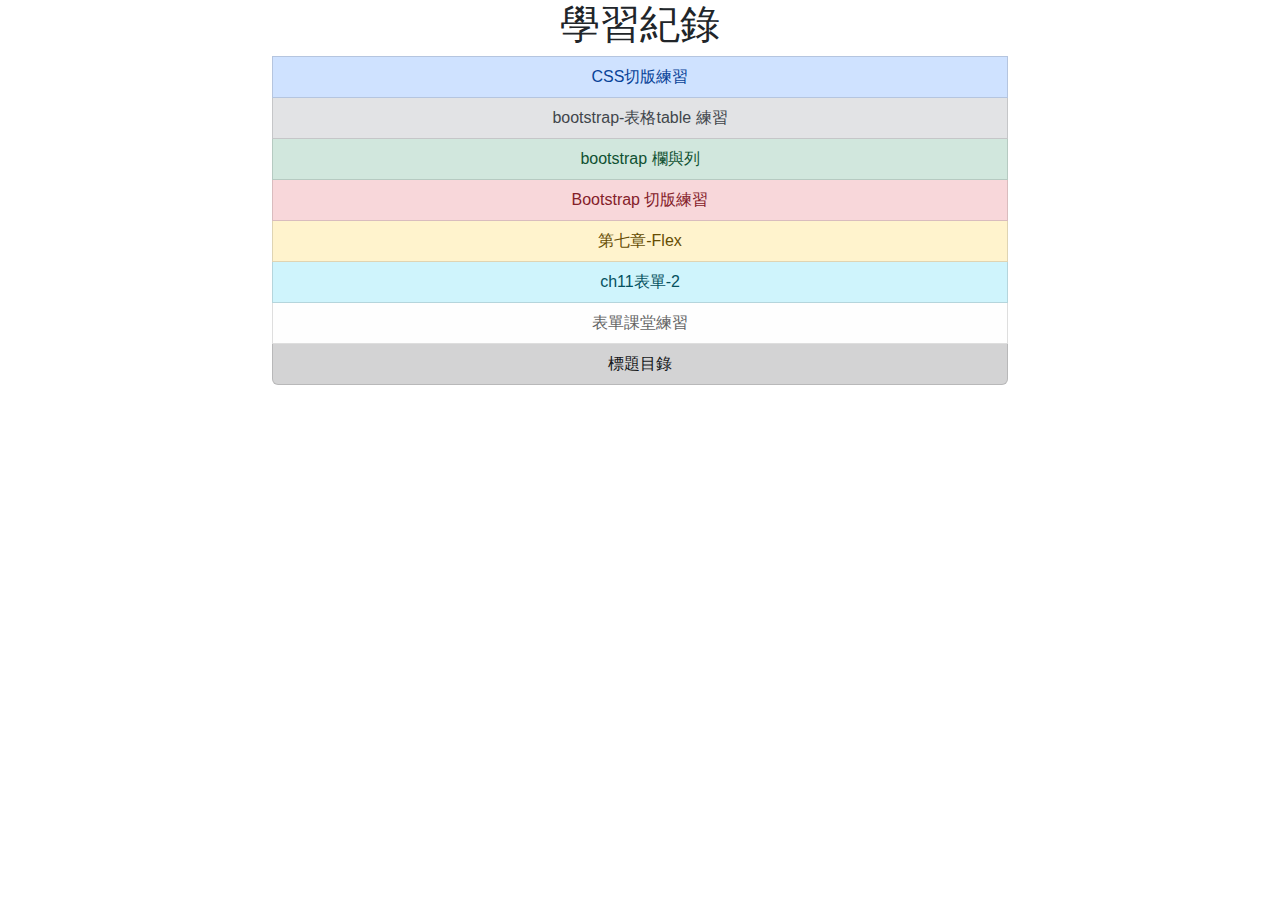
<file: index.html>
<!DOCTYPE html>
<html lang="en">
<head>
    <meta charset="UTF-8">
    <meta http-equiv="X-UA-Compatible" content="IE=edge">
    <meta name="viewport" content="width=device-width, initial-scale=1.0">
    <title>學習紀錄</title>
    <link rel="stylesheet" href="css/bootstrap.min.css">
    <link rel="stylesheet" href="css/mycss.css">
</head>
<body>
    <div class="container">
        <div class="row">
            <div class="col-8 offset-2">
                <div class="list-group text-center">
                    <h1>學習紀錄</h1>
                    <a href="./20230217-1.html" class="list-group-item list-group-item-action list-group-item-primary " target="_blank">CSS切版練習</a>
                    <a href="./20230224-3.html" class="list-group-item list-group-item-action list-group-item-secondary" target="_blank">bootstrap-表格table 練習</a>
                    <a href="./20230303-4.html" class="list-group-item list-group-item-action list-group-item-success" target="_blank">bootstrap 欄與列</a>
                    <a href="./20230310-1.html" class="list-group-item list-group-item-action list-group-item-danger" target="_blank">Bootstrap 切版練習</a>
                    <a href="./20230310-2.html" class="list-group-item list-group-item-action list-group-item-warning" target="_blank">第七章-Flex</a>
                    <a href="./20230410-1.html" class="list-group-item list-group-item-action list-group-item-info" target="_blank">ch11表單-2</a>
                    <a href="./20230414-2.html" class="list-group-item list-group-item-action list-group-item-light" target="_blank">表單課堂練習</a>
                    <a href="./20230421-1.html" class="list-group-item list-group-item-action list-group-item-dark">標題目錄</a>
                  </div>
            </div>
        </div>
    </div>
    <script src="js/bootstrap.bundle.min.js"></script>
</body>
</html>
</file>
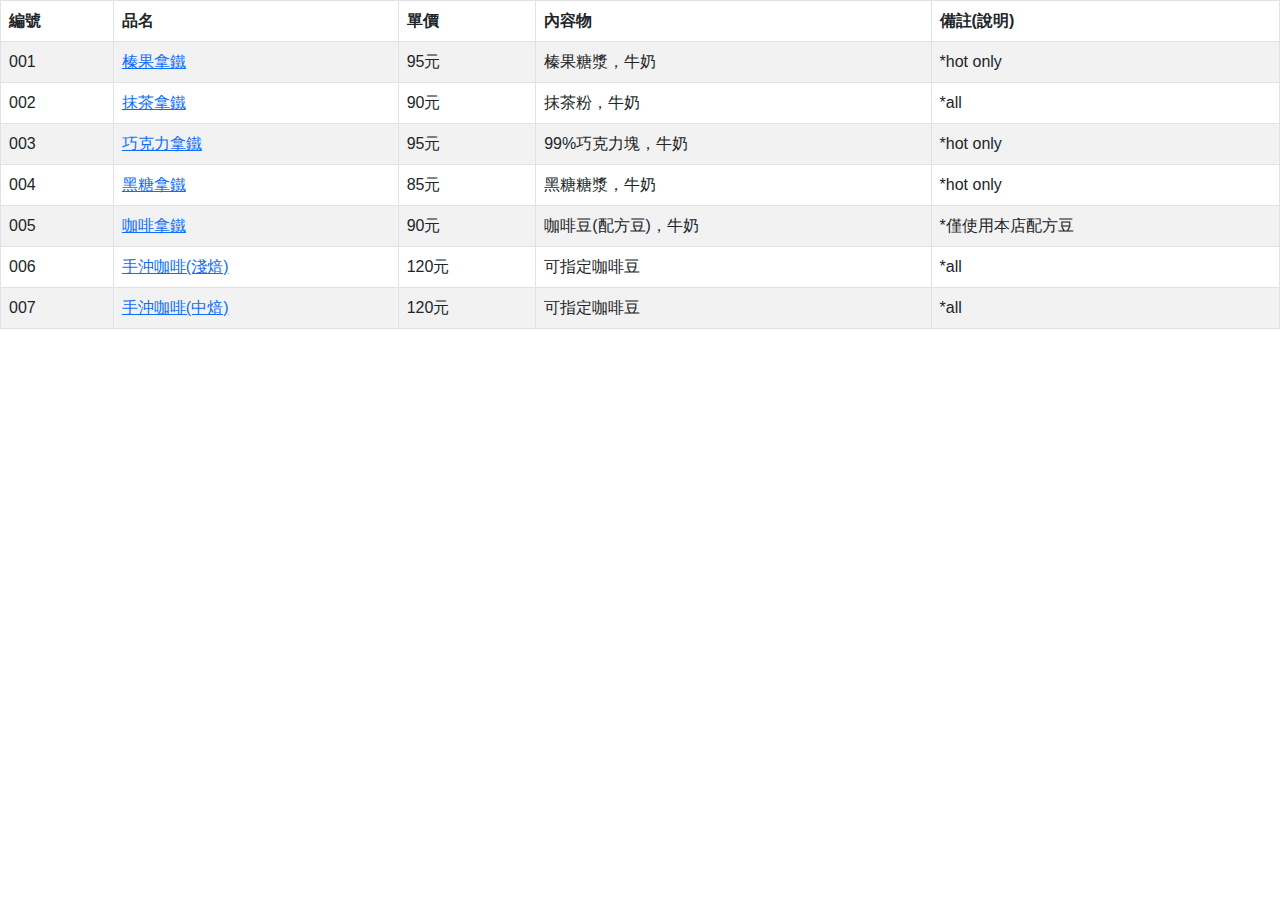
<file: 20230224-3.html>
<!DOCTYPE html>
<html lang="en">

<head>
    <meta charset="UTF-8">
    <meta http-equiv="X-UA-Compatible" content="IE=edge">
    <meta name="viewport" content="width=device-width, initial-scale=1.0">
    <title>bootstrap-表格table 練習</title>
    <link rel="stylesheet" href="css/bootstrap.min.css">
    <link rel="stylesheet" href="css/mycss.css">
    <style>
        @media screen and (max-width:768px) {
            .table-rwd thead {
                display: none;
            }

            .table-rwd tbody tr {
                display: block;
                border: 2px solid var(--mycolor005);
                margin-top: 15px;
            }

            .table-rwd tbody tr td {
                display: block;
                overflow: hidden;
            }

            .table-rwd tbody tr td:before {
                content: attr(data-th) " : ";
                color: white;
                font-weight: bolder;
                background-color: #9770d3;
                font-size: 20px;
                display: block;
                float: left;
                width: 30%;
            }

            .table-rwd tbody tr td span.table-col {
                display: block;
                float: left;
                width: 70%;
            }
        }
    </style>
</head>

<body>
    <table class="table table-hover table-bordered table-striped table-rwd">
        <thead>
            <tr>
                <th>編號</th>
                <th>品名</th>
                <th>單價</th>
                <th>內容物</th>
                <th>備註(說明)</th>
            </tr>
        </thead>
        <tbody>
            <tr>
                <td data-th="編號">001</td>
                <td data-th="品名"><a href="#">榛果拿鐵</a> </td>
                <td data-th="單價">95元</td>
                <td data-th="內容物">榛果糖漿，牛奶</td>
                <td data-th="備註(說明)">*hot only</td>
            </tr>
            <tr>
                <td data-th="編號">002</td>
                <td data-th="品名"> <a href="#">抹茶拿鐵</a></td>
                <td data-th="單價">90元</td>
                <td data-th="內容物">抹茶粉，牛奶</td>
                <td data-th="備註(說明)">*all</td>
            </tr>
            <tr>
                <td data-th="編號">003</td>
                <td data-th="品名"><a href="#">巧克力拿鐵</a></td>
                <td data-th="單價">95元</td>
                <td data-th="內容物">99%巧克力塊，牛奶</td>
                <td data-th="備註(說明)">*hot only</td>
            </tr>
            <tr>
                <td data-th="編號">004</td>
                <td data-th="品名"><a href="#">黑糖拿鐵</a></td>
                <td data-th="單價">85元</td>
                <td data-th="內容物">黑糖糖漿，牛奶</td>
                <td data-th="備註(說明)">*hot only</td>
            </tr>
            <tr>
                <td data-th="編號">005</td>
                <td data-th="品名"><a href="#">咖啡拿鐵</a></td>
                <td data-th="單價">90元</td>
                <td data-th="內容物">咖啡豆(配方豆)，牛奶</td>
                <td data-th="備註(說明)">*僅使用本店配方豆</td>
            </tr>
            <tr>
                <td data-th="編號">006</td>
                <td data-th="品名"><a href="#">手沖咖啡(淺焙)</a></td>
                <td data-th="單價">120元</td>
                <td data-th="內容物">可指定咖啡豆</td>
                <td data-th="備註(說明)">*all</td>
            </tr>
            <tr>
                <td data-th="編號">007</td>
                <td data-th="品名"><a href="#">手沖咖啡(中焙)</a></td>
                <td data-th="單價">120元</td>
                <td data-th="內容物">可指定咖啡豆</td>
                <td data-th="備註(說明)">*all</td>
            </tr>
        </tbody>
    </table>
    <script src="./js/bootstrap.bundle.min.js"></script>
</body>

</html>
</file>
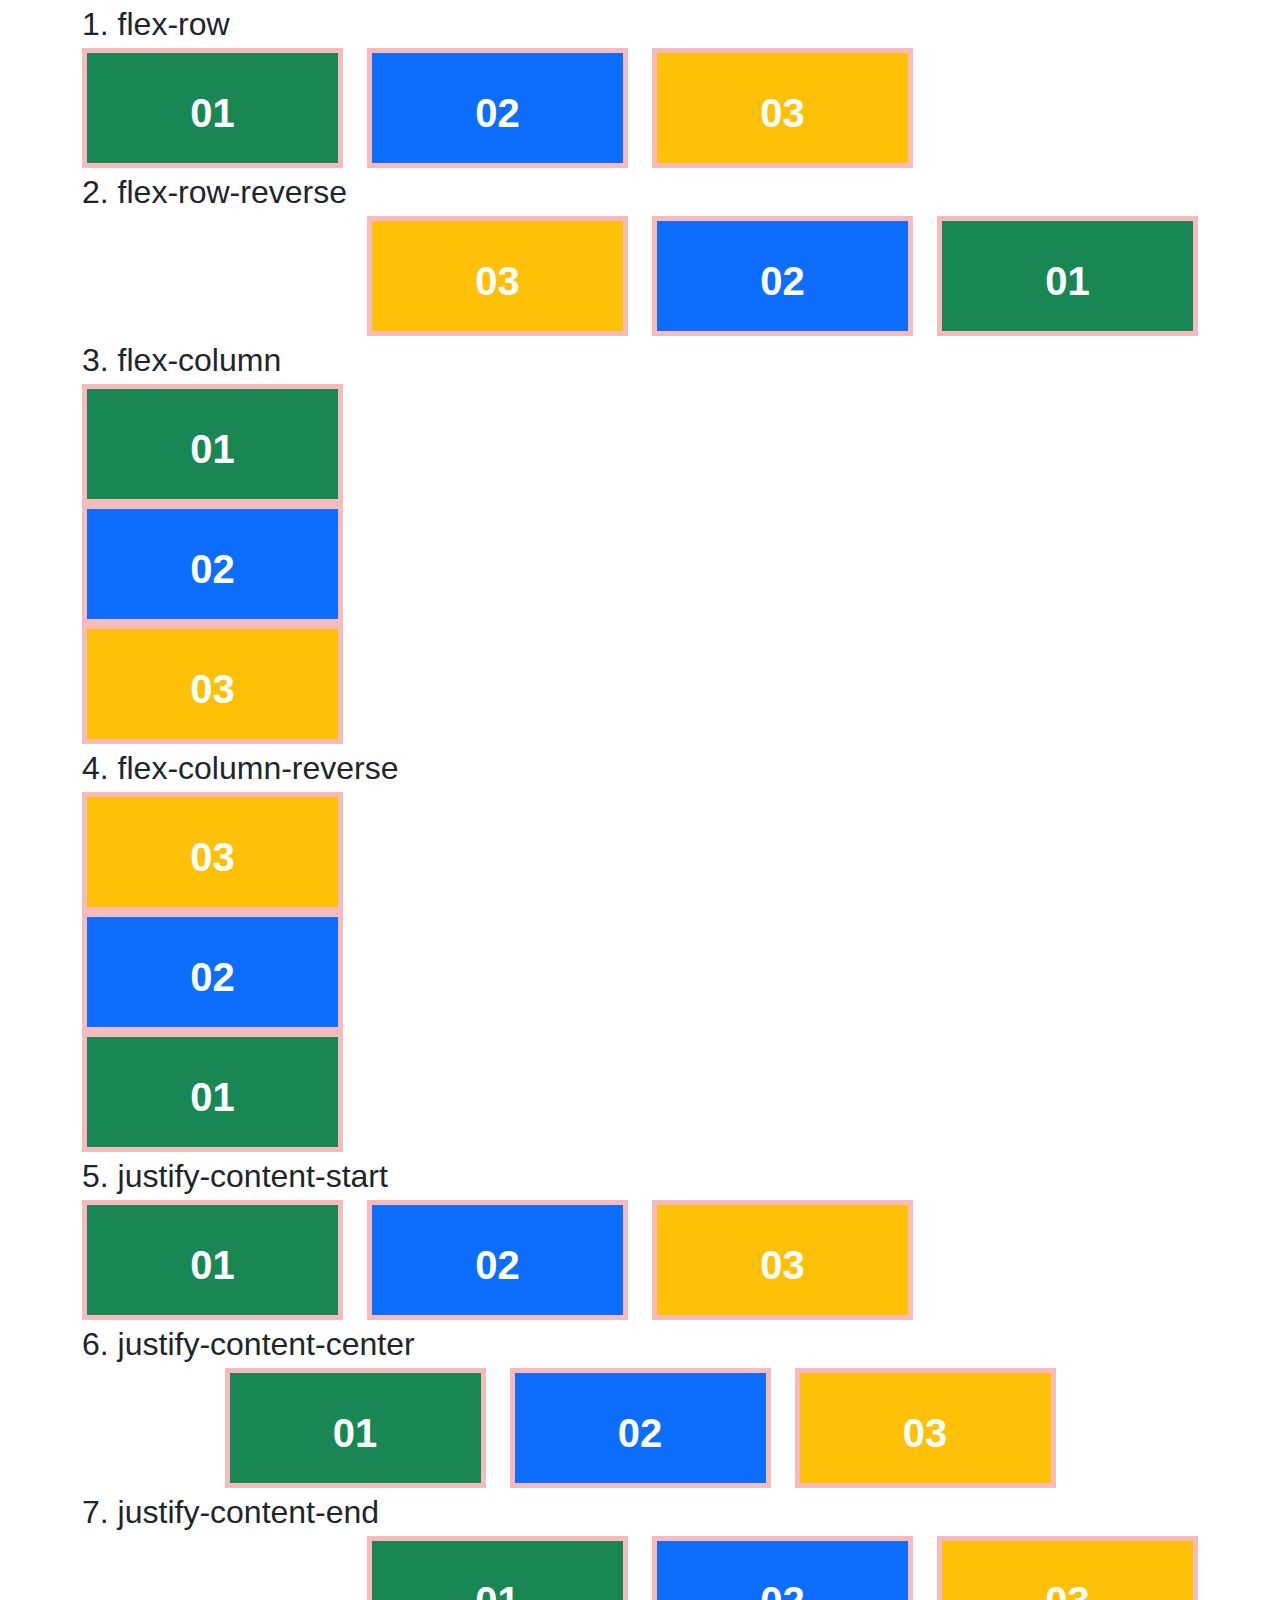
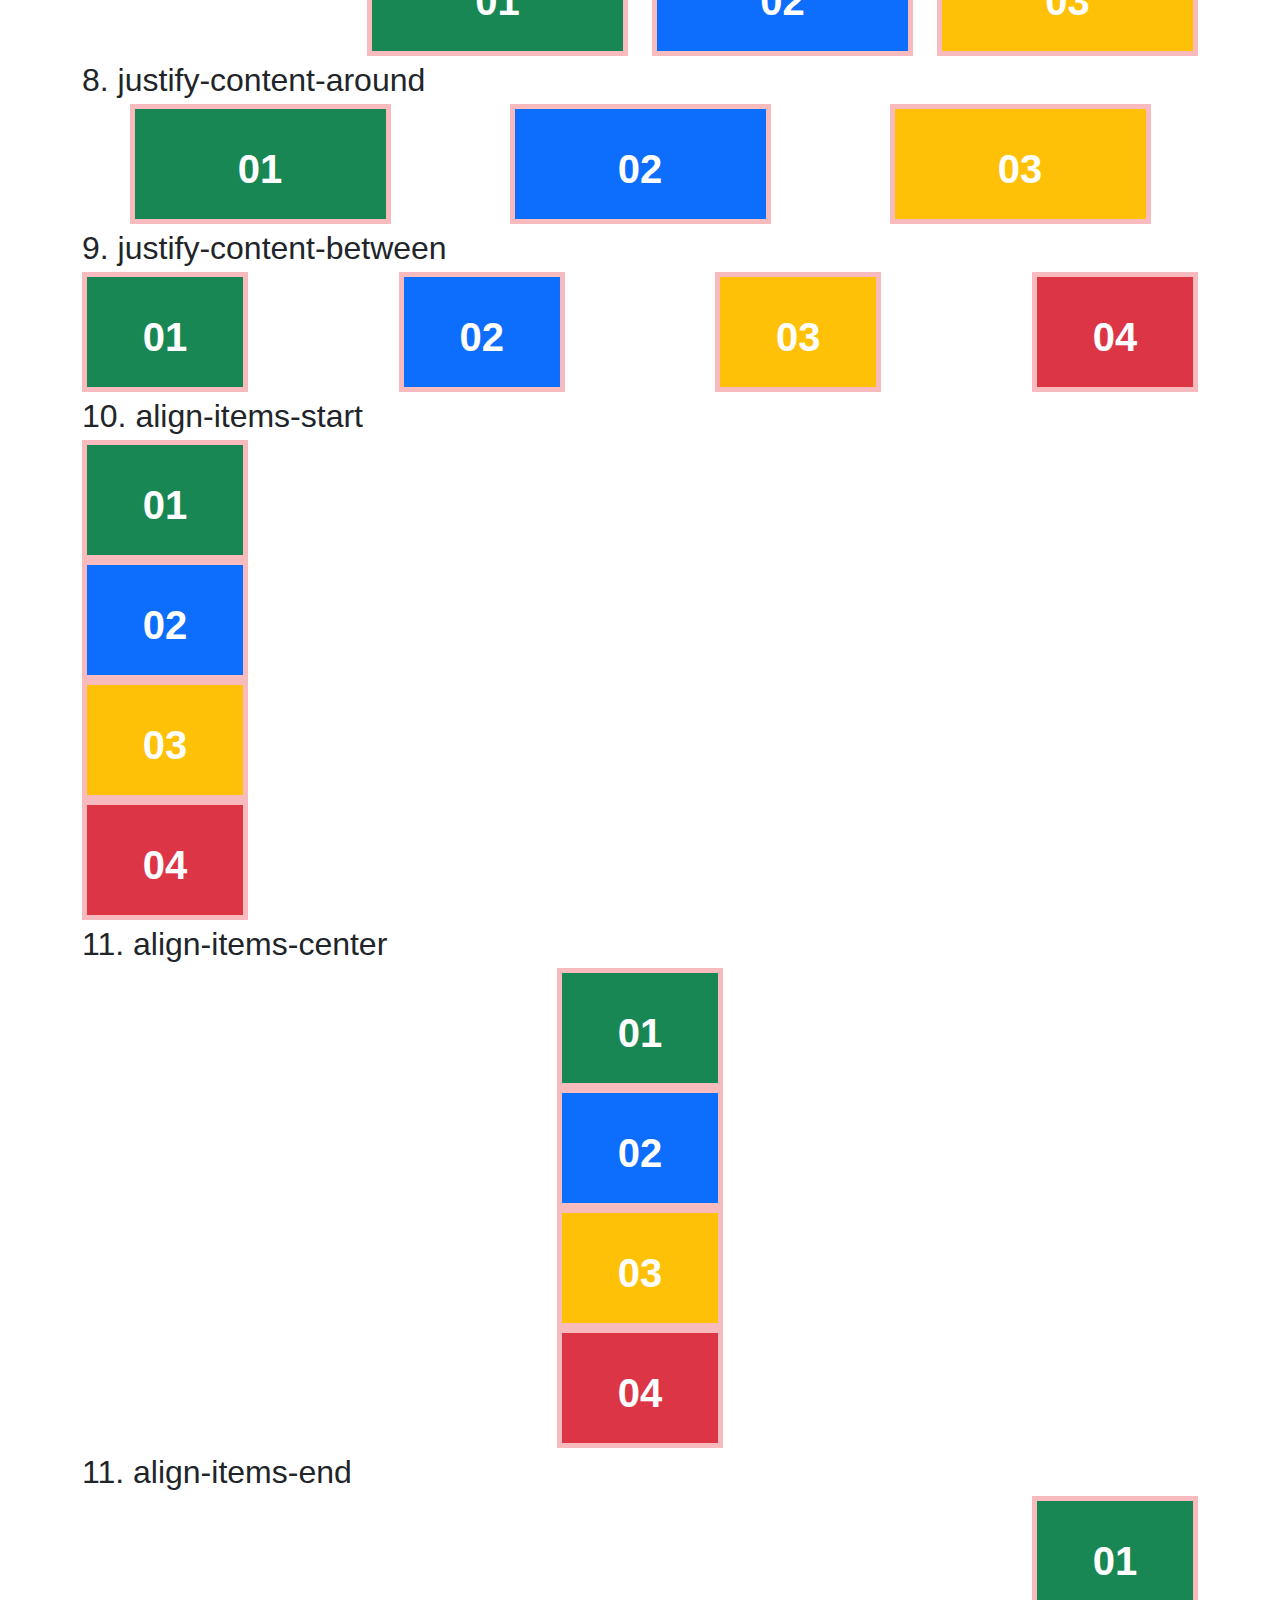
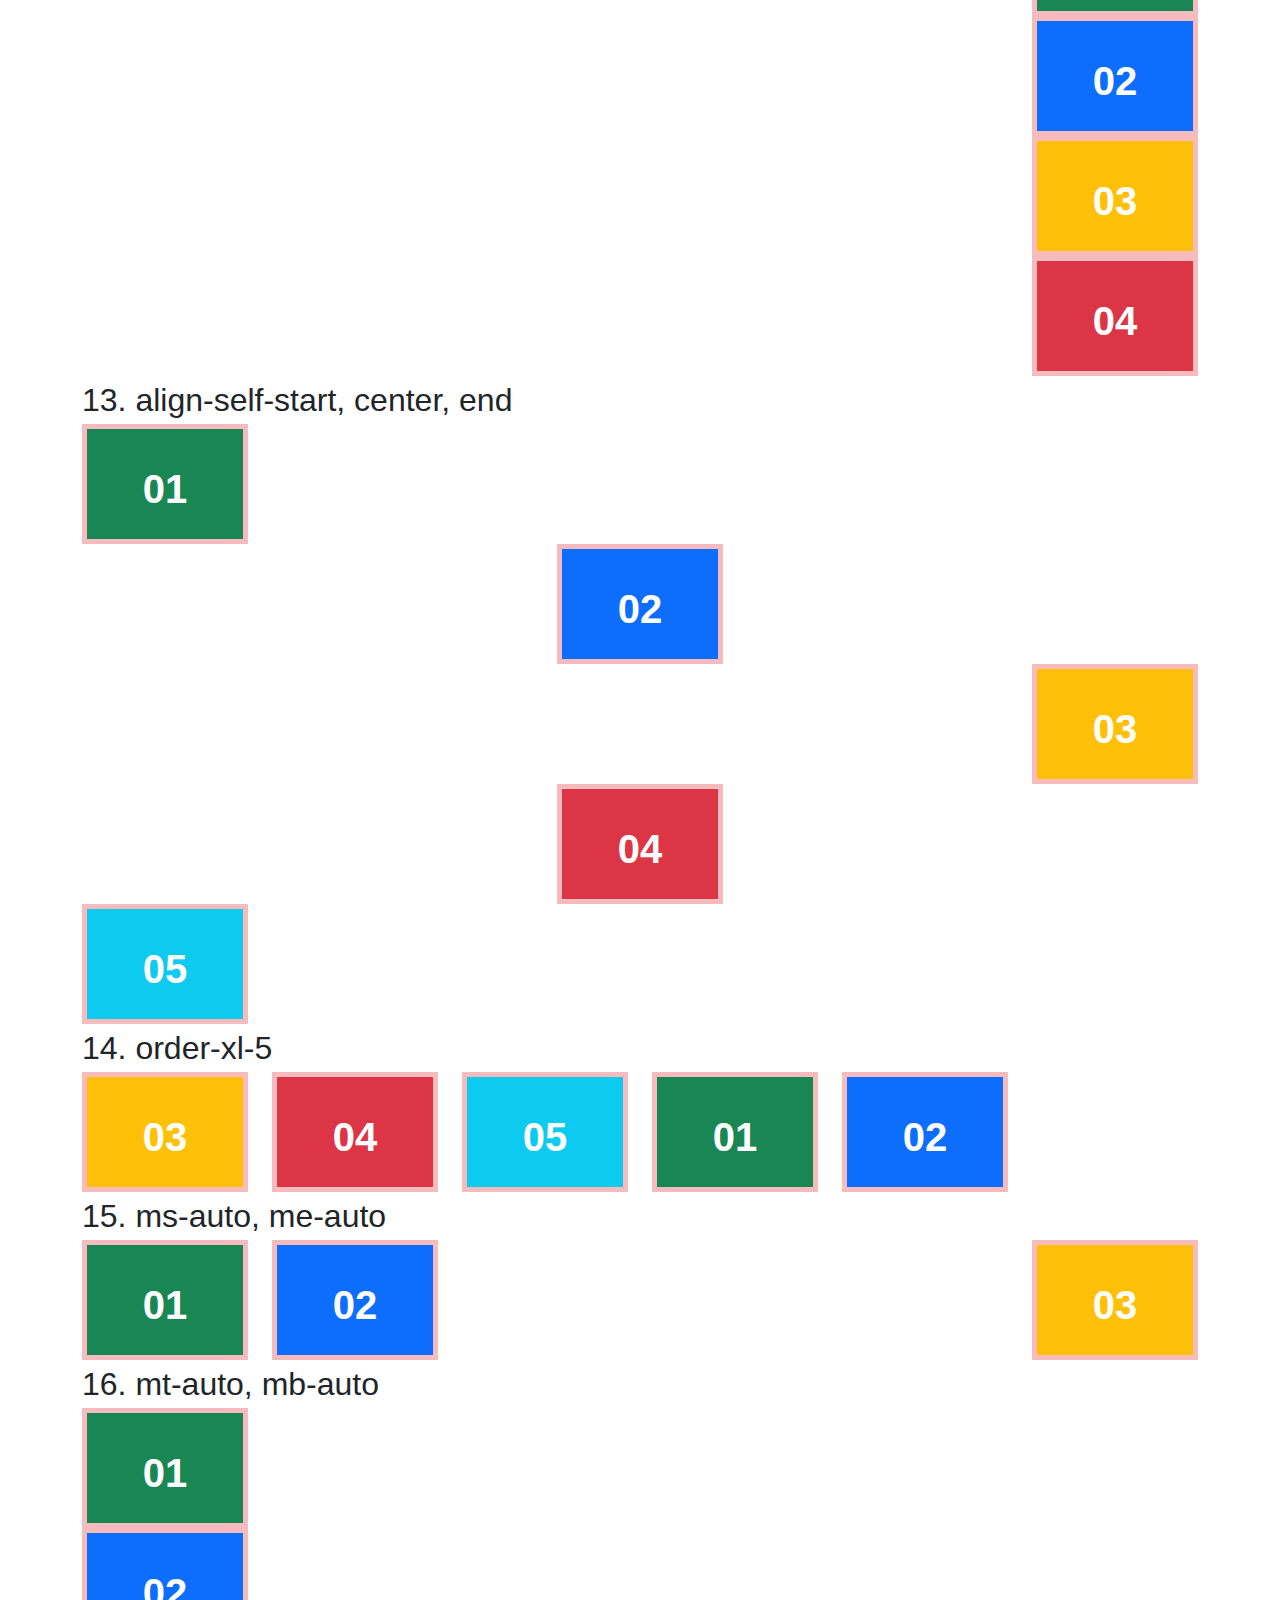
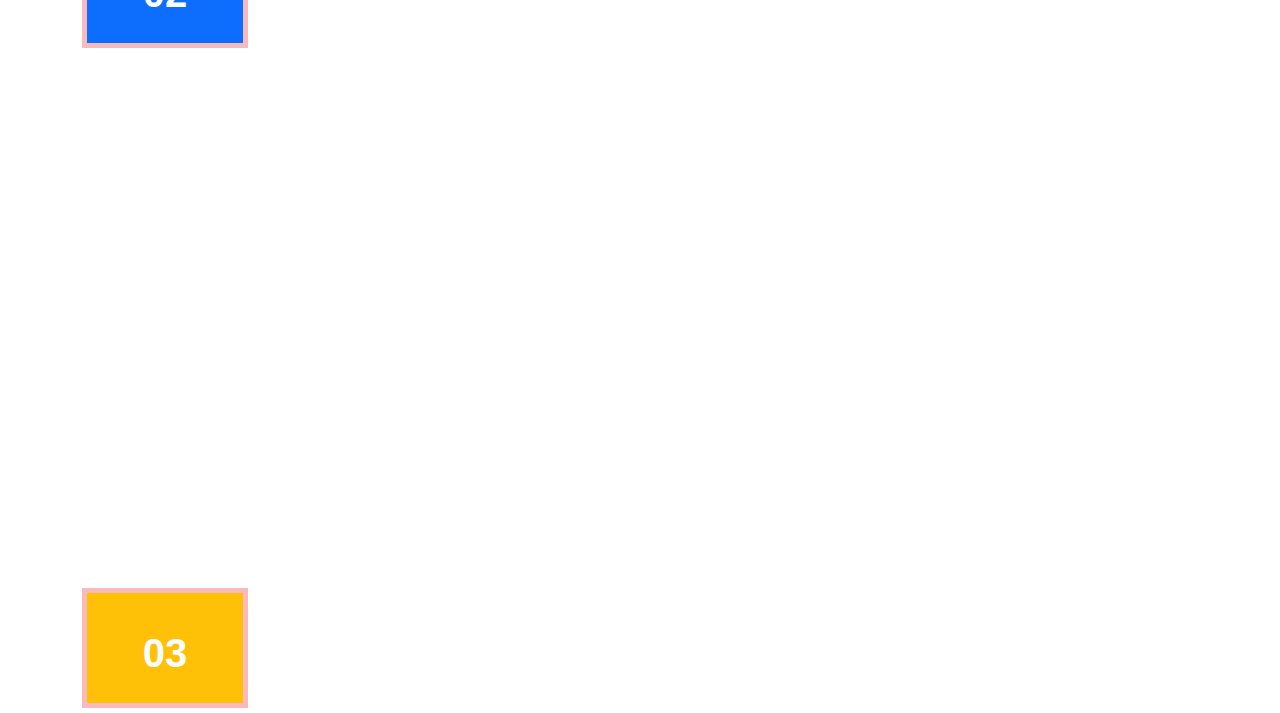
<file: 20230310-2.html>
<!DOCTYPE html>
<html lang="en">

<head>
    <meta charset="UTF-8">
    <meta http-equiv="X-UA-Compatible" content="IE=edge">
    <meta name="viewport" content="width=device-width, initial-scale=1.0">
    <title>第七章-Flex</title>
    <link rel="stylesheet" href="css/bootstrap.min.css">
    <link rel="stylesheet" href="css/mycss.css">
    <style>
        .box01 {
            height: 120px;
            line-height: 120px;
            text-align: center;
            color: white;
            font-weight: bolder;
            border: 5px solid rgb(247, 187, 189);
        }
    </style>
</head>

<body>
    <div class="container">
        <!-- 1. flex-row -->
        <div class="fs-2">1. flex-row</div>
        <div class="row Flex-row">
            <div class="col-md-3">
                <div class="box01 bg-success">
                    <div class="fs-1">01</div>
                </div>
            </div>
            <div class="col-md-3">
                <div class="box01 bg-primary">
                    <div class="fs-1">02</div>
                </div>
            </div>
            <div class="col-md-3">
                <div class="box01 bg-warning">
                    <div class="fs-1">03</div>
                </div>
            </div>
        </div>
        <!-- 2. flex-row-reverse -->
        <div class="fs-2">2. flex-row-reverse</div>
        <div class="row flex-row-reverse">
            <div class="col-md-3">
                <div class="box01 bg-success">
                    <div class="fs-1">01</div>
                </div>
            </div>
            <div class="col-md-3">
                <div class="box01 bg-primary">
                    <div class="fs-1">02</div>
                </div>
            </div>
            <div class="col-md-3">
                <div class="box01 bg-warning">
                    <div class="fs-1">03</div>
                </div>
            </div>
        </div>
        <!-- 3. flex-column -->
        <div class="fs-2">3. flex-column</div>
        <div class="row flex-column">
            <div class="col-md-3">
                <div class="box01 bg-success">
                    <div class="fs-1">01</div>
                </div>
            </div>
            <div class="col-md-3">
                <div class="box01 bg-primary">
                    <div class="fs-1">02</div>
                </div>
            </div>
            <div class="col-md-3">
                <div class="box01 bg-warning">
                    <div class="fs-1">03</div>
                </div>
            </div>
        </div>
        <!-- 4. flex-column-reverse -->
        <div class="fs-2">4. flex-column-reverse</div>
        <div class="row flex-column-reverse">
            <div class="col-md-3">
                <div class="box01 bg-success">
                    <div class="fs-1">01</div>
                </div>
            </div>
            <div class="col-md-3">
                <div class="box01 bg-primary">
                    <div class="fs-1">02</div>
                </div>
            </div>
            <div class="col-md-3">
                <div class="box01 bg-warning">
                    <div class="fs-1">03</div>
                </div>
            </div>
        </div>
        <!-- 5. justify-content-start-->
        <div class="fs-2">5. justify-content-start</div>
        <div class="row justify-content-start">
            <div class="col-md-3">
                <div class="box01 bg-success">
                    <div class="fs-1">01</div>
                </div>
            </div>
            <div class="col-md-3">
                <div class="box01 bg-primary">
                    <div class="fs-1">02</div>
                </div>
            </div>
            <div class="col-md-3">
                <div class="box01 bg-warning">
                    <div class="fs-1">03</div>
                </div>
            </div>
        </div>
        <!-- 6. justify-content-center-->
        <div class="fs-2">6. justify-content-center</div>
        <div class="row justify-content-center">
            <div class="col-md-3">
                <div class="box01 bg-success">
                    <div class="fs-1">01</div>
                </div>
            </div>
            <div class="col-md-3">
                <div class="box01 bg-primary">
                    <div class="fs-1">02</div>
                </div>
            </div>
            <div class="col-md-3">
                <div class="box01 bg-warning">
                    <div class="fs-1">03</div>
                </div>
            </div>
        </div>
        <!-- 7. justify-content-end-->
        <div class="fs-2">7. justify-content-end</div>
        <div class="row justify-content-end">
            <div class="col-md-3">
                <div class="box01 bg-success">
                    <div class="fs-1">01</div>
                </div>
            </div>
            <div class="col-md-3">
                <div class="box01 bg-primary">
                    <div class="fs-1">02</div>
                </div>
            </div>
            <div class="col-md-3">
                <div class="box01 bg-warning">
                    <div class="fs-1">03</div>
                </div>
            </div>
        </div>
        <!-- 8. justify-content-around-->
        <div class="fs-2">8. justify-content-around</div>
        <div class="row justify-content-around">
            <div class="col-md-3">
                <div class="box01 bg-success">
                    <div class="fs-1">01</div>
                </div>
            </div>
            <div class="col-md-3">
                <div class="box01 bg-primary">
                    <div class="fs-1">02</div>
                </div>
            </div>
            <div class="col-md-3">
                <div class="box01 bg-warning">
                    <div class="fs-1">03</div>
                </div>
            </div>
        </div>
        <!-- 9. justify-content-between-->
        <div class="fs-2">9. justify-content-between</div>
        <div class="row justify-content-between">
            <div class="col-md-2">
                <div class="box01 bg-success">
                    <div class="fs-1">01</div>
                </div>
            </div>
            <div class="col-md-2">
                <div class="box01 bg-primary">
                    <div class="fs-1">02</div>
                </div>
            </div>
            <div class="col-md-2">
                <div class="box01 bg-warning">
                    <div class="fs-1">03</div>
                </div>
            </div>
            <div class="col-md-2">
                <div class="box01 bg-danger">
                    <div class="fs-1">04</div>
                </div>
            </div>
        </div>
        <!-- 10. align-items-start-->
        <div class="fs-2">10. align-items-start</div>
        <div class="row flex-column align-items-start">
            <div class="col-md-2">
                <div class="box01 bg-success">
                    <div class="fs-1">01</div>
                </div>
            </div>
            <div class="col-md-2">
                <div class="box01 bg-primary">
                    <div class="fs-1">02</div>
                </div>
            </div>
            <div class="col-md-2">
                <div class="box01 bg-warning">
                    <div class="fs-1">03</div>
                </div>
            </div>
            <div class="col-md-2">
                <div class="box01 bg-danger">
                    <div class="fs-1">04</div>
                </div>
            </div>
        </div>
        <!-- 11. align-items-start-->
        <div class="fs-2">11. align-items-center</div>
        <div class="row flex-column align-items-center">
            <div class="col-md-2">
                <div class="box01 bg-success">
                    <div class="fs-1">01</div>
                </div>
            </div>
            <div class="col-md-2">
                <div class="box01 bg-primary">
                    <div class="fs-1">02</div>
                </div>
            </div>
            <div class="col-md-2">
                <div class="box01 bg-warning">
                    <div class="fs-1">03</div>
                </div>
            </div>
            <div class="col-md-2">
                <div class="box01 bg-danger">
                    <div class="fs-1">04</div>
                </div>
            </div>
        </div>
        <!-- 12. align-items-end-->
        <div class="fs-2">11. align-items-end</div>
        <div class="row flex-column align-items-end">
            <div class="col-md-2">
                <div class="box01 bg-success">
                    <div class="fs-1">01</div>
                </div>
            </div>
            <div class="col-md-2">
                <div class="box01 bg-primary">
                    <div class="fs-1">02</div>
                </div>
            </div>
            <div class="col-md-2">
                <div class="box01 bg-warning">
                    <div class="fs-1">03</div>
                </div>
            </div>
            <div class="col-md-2">
                <div class="box01 bg-danger">
                    <div class="fs-1">04</div>
                </div>
            </div>
        </div>
        <!-- 13. align-self-start, center, end-->
        <div class="fs-2">13. align-self-start, center, end</div>
        <div class="row flex-column align-items-center">
            <div class="col-md-2 align-self-start">
                <div class="box01 bg-success">
                    <div class="fs-1">01</div>
                </div>
            </div>
            <div class="col-md-2">
                <div class="box01 bg-primary">
                    <div class="fs-1">02</div>
                </div>
            </div>
            <div class="col-md-2 align-self-end">
                <div class="box01 bg-warning">
                    <div class="fs-1">03</div>
                </div>
            </div>
            <div class="col-md-2">
                <div class="box01 bg-danger">
                    <div class="fs-1">04</div>
                </div>
            </div>
            <div class="col-md-2 align-self-start">
                <div class="box01 bg-info">
                    <div class="fs-1">05</div>
                </div>
            </div>
        </div>
        <!--14. order-xl-5 -->
        <div class="fs-2">14. order-xl-5</div>
        <div class="row">
            <div class="col-sm-2 order-md-2 order-lg-3 order-xl-4 order-xxl-5">
                <div class="box01 bg-success">
                    <div class="fs-1">01</div>
                </div>
            </div>
            <div class="col-sm-2 order-md-3 order-lg-4 order-xl-5 order-xxl-1">
                <div class="box01 bg-primary">
                    <div class="fs-1">02</div>
                </div>
            </div>
            <div class="col-sm-2 order-md-4 order-lg-5 order-xl-1 order-xxl-2">
                <div class="box01 bg-warning">
                    <div class="fs-1">03</div>
                </div>
            </div>
            <div class="col-sm-2 order-md-5 order-lg-1 order-xl-2 order-xxl-3">
                <div class="box01 bg-danger">
                    <div class="fs-1">04</div>
                </div>
            </div>
            <div class="col-sm-2 order-md-1 order-lg-2 order-xl-3 order-xxl-4">
                <div class="box01 bg-info">
                    <div class="fs-1">05</div>
                </div>
            </div>
        </div>
        <!-- 15. ms-auto, me-auto -->
        <div class="fs-2">15. ms-auto, me-auto</div>
        <div class="row">
            <div class="col-md-2">
                <div class="box01 bg-success">
                    <div class="fs-1">01</div>
                </div>
            </div>
            <div class="col-md-2">
                <div class="box01 bg-primary">
                    <div class="fs-1">02</div>
                </div>
            </div>
            <div class="col-md-2 ms-auto">
                <div class="box01 bg-warning">
                    <div class="fs-1">03</div>
                </div>
            </div>
        </div>
        <!-- 16. mt-auto, mb-auto  -->
        <div class="fs-2">16. mt-auto, mb-auto</div>
        <div class="row flex-column" style="height: 100vh;">
            <div class="col-md-2">
                <div class="box01 bg-success">
                    <div class="fs-1">01</div>
                </div>
            </div>
            <div class="col-md-2">
                <div class="box01 bg-primary">
                    <div class="fs-1">02</div>
                </div>
            </div>
            <div class="col-md-2 mt-auto">
                <div class="box01 bg-warning">
                    <div class="fs-1">03</div>
                </div>
            </div>
        </div>
    </div>
    <script src="js/bootstrap.bundle.min.js"></script>
</body>

</html>
</file>
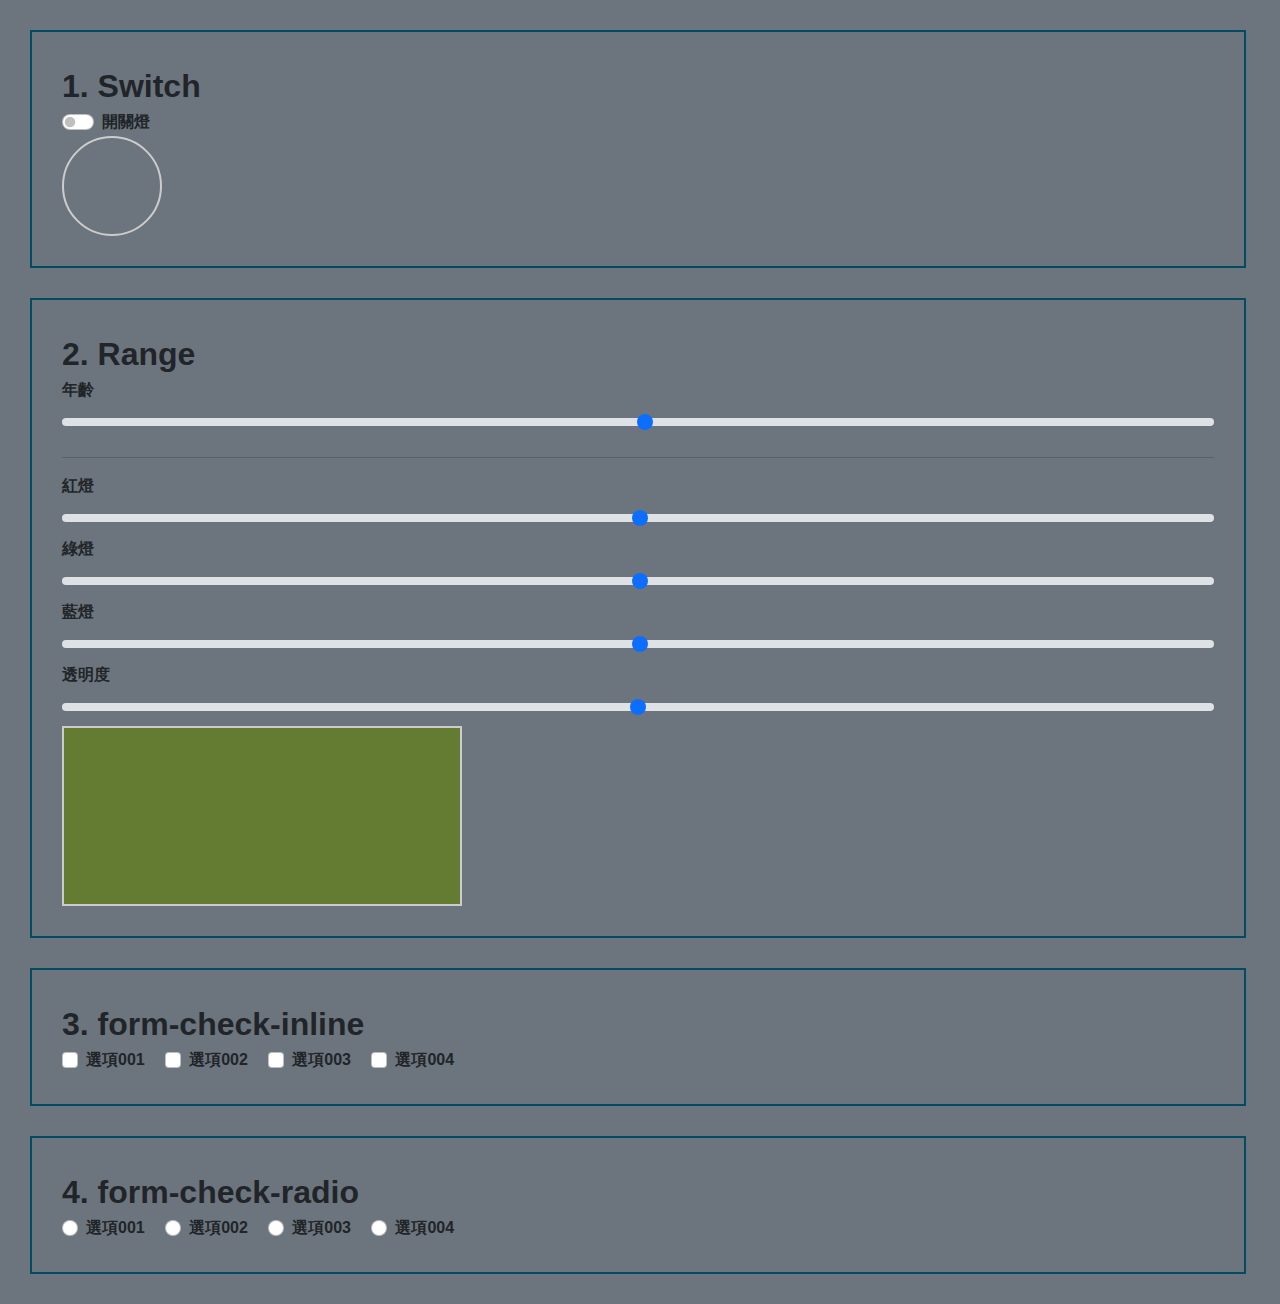
<file: 20230410-1.html>
<!DOCTYPE html>
<html lang="en">
<head>
    <meta charset="UTF-8">
    <meta http-equiv="X-UA-Compatible" content="IE=edge">
    <meta name="viewport" content="width=device-width, initial-scale=1.0">
    <title>ch11表單-2</title>
    <link rel="stylesheet" href="css/bootstrap.min.css">
    <link rel="stylesheet" href="css/mycss.css">
    <style>
        body{
            font-weight: 900;
        }
        .myhouse{
            width: 100px;
            height: 100px;
            border: 2px solid #ccc;
            border-radius: 50%;
        }
        .mycolor{
            width: 400px;
            height: 180px;
            border: 2px solid #ccc;
            background-color: rgb(100,123,50);
        }
    </style>
</head>
<body class="bg-secondary">
    <!-- 1. Switch -->
    <div class="demo">
        <div class="fs-2">1. Switch</div>
        <div class="form-check form-switch">
            <input type="checkbox" class="form-check-input" role="switch"
            id="myled" name="myled">
            <label for="myled" class="form-check-label" id="myled_text">開關燈</label>
        </div>
        <div class="myhouse"></div>
    </div>
    <!-- 2. Range -->
    <div class="demo">
        <div class="fs-2">2. Range</div>
        <label for="age" class="form-label" id="age_text">年齡</label>
        <input type="range" class="form-range" id="age" name="age" min="1" max="80">
        <hr>
        <label for="red" class="form-label" id="red_text">紅燈</label>
        <input type="range" class="form-range" id="red" name="red" min="0" max="255" onchange="set_color()">
        <label for="green" class="form-label" id="green_text">綠燈</label>
        <input type="range" class="form-range" id="green" name="green" min="0" max="255" onchange="set_color()">
        <label for="blue" class="form-label" id="blue_text">藍燈</label>
        <input type="range" class="form-range" id="blue" name="blue" min="0" max="255" onchange="set_color()">
        <label for="tra" class="form-label" id="tra_text">透明度</label>
        <input type="range" class="form-range" id="tra" name="tra" min="0" max="1" step="0.1" onchange="set_color()">
        <div class="mycolor"></div>
    </div>
    <!-- 3. form-check-inline -->
    <div class="demo">
        <div class="fs-2">3. form-check-inline</div>
        <div class="form-check form-check-inline">
            <input type="checkbox" id="" name="mycheckbox01" class="form-check-input">
            <label for="" class="form-check-label">選項001</label>
        </div>
        <div class="form-check form-check-inline">
            <input type="checkbox" id="" name="mycheckbox01" class="form-check-input">
            <label for="" class="form-check-label">選項002</label>
        </div>
        <div class="form-check form-check-inline">
            <input type="checkbox" id="" name="mycheckbox01" class="form-check-input">
            <label for="" class="form-check-label">選項003</label>
        </div>
        <div class="form-check form-check-inline">
            <input type="checkbox" id="" name="mycheckbox01" class="form-check-input">
            <label for="" class="form-check-label">選項004</label>
        </div>
    </div>
    <!-- 4. form-check-radio -->
    <div class="demo">
        <div class="fs-2">4. form-check-radio</div>
        <div class="form-check form-check-inline">
            <input type="radio" id="" name="myradio01" class="form-check-input">
            <label for="" class="form-check-label">選項001</label>
        </div>
        <div class="form-check form-check-inline">
            <input type="radio" id="" name="myradio01" class="form-check-input">
            <label for="" class="form-check-label">選項002</label>
        </div>
        <div class="form-check form-check-inline">
            <input type="radio" id="" name="myradio01" class="form-check-input">
            <label for="" class="form-check-label">選項003</label>
        </div>
        <div class="form-check form-check-inline">
            <input type="radio" id="" name="myradio01" class="form-check-input">
            <label for="" class="form-check-label">選項004</label>
        </div>
    </div>
    <script src="js/bootstrap.bundle.min.js"></script>
    <script src="js/jquery-3.6.4.min.js"></script>
    <script>
        // 01. 開關燈
        $("#myled").change(function(){
            console.log($(this).is(':checked'));
            if($(this).is(':checked')){
                //開燈
                $("#myled_text").html("開燈");
                $(".myhouse").css("background-color","white");
            }else{
                //關燈
                $("#myled_text").html("關燈");
                $(".myhouse").css("background-color","black");
            }
        });

        // 02. 年齡 和 燈顏色變化
        $("#age").change(function(){
            console.log($(this).val());
            $("#age_text").html($(this).val()+"歲");
        });

        $("#red").change(function(){
            console.log($(this).val());
            $("#red_text").html("紅燈: "+$(this).val());
        });

        $("#green").change(function(){
            console.log($(this).val());
            $("#green_text").html("綠燈: "+$(this).val());
        });

        $("#blue").change(function(){
            console.log($(this).val());
            $("#blue_text").html("藍燈: "+$(this).val());
        });

        $("#tra").change(function(){
            console.log($(this).val());
            $("#tra_text").html("透明度: "+$(this).val());
        });

        function set_color(){
            var red = $("#red").val();
            var green = $("#green").val();
            var blue = $("#blue").val();
            var tra = $("#tra").val();
            console.log(red+green+blue+tra);

            var color_setting = 'rgba(' + red + ',' + green + ',' + blue + ',' + tra + ')';
            console.log(color_setting);

            $(".mycolor").css("background-color", color_setting);
        };
    </script>
</body>
</html>
</file>
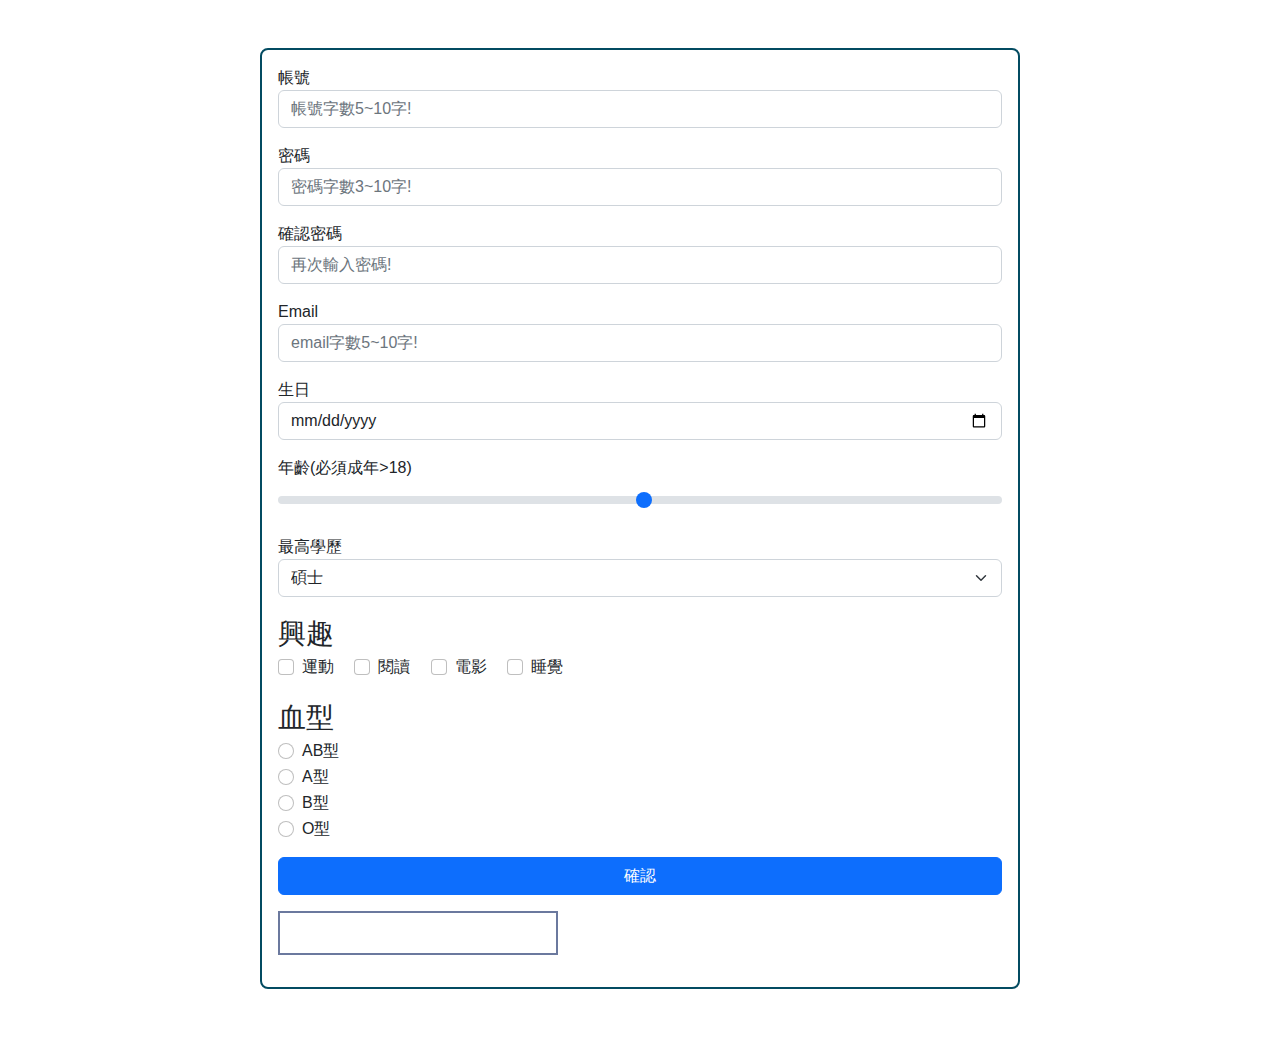
<file: 20230414-2.html>
<!DOCTYPE html>
<html lang="en">

<head>
    <meta charset="UTF-8">
    <meta http-equiv="X-UA-Compatible" content="IE=edge">
    <meta name="viewport" content="width=device-width, initial-scale=1.0">
    <title>表單課堂練習</title>
    <link rel="stylesheet" href="css/bootstrap.min.css">
    <link rel="stylesheet" href="css/mycss.css">
    <style>
        .demo01 {
            border: 2px solid var(--mycolor004);
            border-radius: 8px;
        }

        .showmsg {
            width: 280px;
            height: auto;
            padding: 20px;
            border: 2px solid var(--mycolor008);
        }
    </style>
</head>

<body>
    <div class="container my-5">
        <div class="row">
            <div class="col-md-8 offset-2 demo01 p-3">
                <div class="mb-3">
                    <label for="username">帳號</label>
                    <input type="text" class="form-control" id="username" name="username" placeholder="帳號字數5~10字!">
                    <div class="err_username mt-2" ></div>
                </div>
                <div class="mb-3">
                    <label for="password">密碼</label>
                    <input type="password" class="form-control" id="password" name="password" placeholder="密碼字數3~10字!">
                    <div class="err_password mt-2"></div>
                </div>
                <div class="mb-3">
                    <label for="repassword">確認密碼</label>
                    <input type="password" class="form-control" id="repassword" name="repassword" placeholder="再次輸入密碼!">
                    <div class="err_repassword mt-2"></div>
                </div>
                <div class="mb-3">
                    <label for="email">Email</label>
                    <input type="text" class="form-control" id="email" name="email" placeholder="email字數5~10字!">
                    <div class="err_email mt-2"></div>
                </div>
                <div class="mb-3">
                    <label for="bday">生日</label>
                    <input type="date" class="form-control" id="bday" name="bday">
                </div>
                <div class="mb-3">
                    <label for="age" class="form-label" id="age_text">年齡(必須成年>18)</label>
                    <input type="range" class="form-range" id="age" name="age" min="1" max="80">
                    <div class="err_age mt-2"></div>
                </div>
                <div class="mb-3">
                    <label for="select_edu">最高學歷</label>
                    <select name="select_edu" id="select_edu" class="form-select">
                        <option value="碩士">碩士</option>
                        <option value="大學(專)">大學(專)</option>
                        <option value="高中(職)">高中(職)</option>
                        <option value="其它">其它</option>
                    </select>
                </div>
                <div class="mb-3">
                    <div class="fs-3">興趣</div>
                    <div class="form-check form-check-inline">
                        <input type="checkbox" class="form-check-input" id="" name="myinterest" value="運動">
                        <label for="" class="form-check-label">運動</label>
                    </div>
                    <div class="form-check form-check-inline">
                        <input type="checkbox" class="form-check-input" id="" name="myinterest" value="閱讀">
                        <label for="" class="form-check-label">閱讀</label>
                    </div>
                    <div class="form-check form-check-inline">
                        <input type="checkbox" class="form-check-input" id="" name="myinterest" value="電影">
                        <label for="" class="form-check-label">電影</label>
                    </div>
                    <div class="form-check form-check-inline">
                        <input type="checkbox" class="form-check-input" id="" name="myinterest" value="睡覺">
                        <label for="" class="form-check-label">睡覺</label>
                    </div>
                </div>
                <div class="mb-3">
                    <div class="mb-3">
                        <div class="fs-3">血型</div>
                        <div class="form-check">
                            <input type="radio" class="form-check-input" id="" name="blood" value="AB型">
                            <label for="" class="form-check-label">AB型</label>
                        </div>
                        <div class="form-check">
                            <input type="radio" class="form-check-input" id="" name="blood" value="A型">
                            <label for="" class="form-check-label">A型</label>
                        </div>
                        <div class="form-check">
                            <input type="radio" class="form-check-input" id="" name="blood" value="B型">
                            <label for="" class="form-check-label">B型</label>
                        </div>
                        <div class="form-check">
                            <input type="radio" class="form-check-input" id="" name="blood" value="O型">
                            <label for="" class="form-check-label">O型</label>
                        </div>
                    </div>
                </div>
                <button class="btn btn-primary w-100" id="ok_btn">確認</button>
                <div class="showmsg my-3"></div>
            </div>
        </div>
    </div>
    <script src="js/bootstrap.bundle.min.js"></script>
    <script src="js/jquery-3.6.4.min.js"></script>
    <script>
        var flag_username = false;
        var flag_password = false;
        var flag_repassword = false;
        var flag_email = false;
        var flag_age = false;

        $(function () {
            $("#username").bind("input propertychange", function(){
                console.log($(this).val().length);
                if($(this).val().length > 4 && $(this).val().length < 11){
                    //合法
                    $(".err_username").html("帳號字數符合規則!");
                    $(".err_username").css("color","green");
                    flag_username = true;
                }else{
                    //不合法
                    $(".err_username").html("帳號字數不可小於5個字, 大於10個字!");
                    $(".err_username").css("color","red");
                    flag_username = false;
                }
            });

            $("#password").bind("input propertychange", function(){
                console.log($(this).val().length);
                if($(this).val().length > 2 && $(this).val().length < 11){
                    //合法
                    $(".err_password").html("密碼符合規則!");
                    $(".err_password").css("color","green");
                    flag_password = true;
                }else{
                    //不合法
                    $(".err_password").html("密碼字數不可小於3個字, 大於10個字!");
                    $(".err_password").css("color","red");
                    flag_password = false;
                }
            });

            $("#repassword").bind("input propertychange", function(){
                console.log($(this).val());
                if($(this).val() == $("#password").val()){
                    //合法
                    $(".err_repassword").html("密碼確認無誤!");
                    $(".err_repassword").css("color","green");
                    flag_repassword = true;
                }else{
                    //不合法
                    $(".err_repassword").html("密碼確認錯誤, 請重新輸入!");
                    $(".err_repassword").css("color","red");
                    flag_repassword = false;
                }
            });

            $("#email").bind("input propertychang", function(){
                // console.log("test hi");
                if($(this).val().length > 4 && $(this).val().length > 4 < 11){
                    //合法
                    $(this).removeClass("is-invalid")
                    $(this).addClass("is-valid")
                    flag_email = true;
                }else{
                    //不合法
                    $(this).removeClass("is-valid")
                    $(this).addClass("is-invalid")
                    flag_email = false;
                }
            });

            $("#age").bind("input propertychang", function(){

                $("#age_text").html("年齡: " + $(this).val() + "歲")

                // console.log("test hi");
                if($(this).val() == $("#age").val()){
                    //合法
                    $(".err_age").html("年齡確認無誤!");
                    $(".err_age").css("color","green");
                    flag_age = true;
                }else{
                    //不合法
                    $(".err_age").html("需18歲以上才可註冊!");
                    $(".err_age").css("color","red");
                    flag_age = false;
                }
            });

            $("#ok_btn").click(function () {

                // console.log("test ok!");
                if(flag_username && flag_password && flag_repassword){
                    //欄位皆符合
                    $("#showmsg").html("<h2>帳號: " + $("#username").val() + "</h2><h2>密碼: " + $("#password").val() + "</h2>");
                }else{
                    //欄位有錯誤
                    alert("欄位有錯誤, 請修正!");
                }

                //興趣 複選
                var interest = [];
                $.each($("input[name='myinterest']:checked"), function () {
                    interest.push($(this).val());
                });

                //血型 單選
                var myblood = [];
                $.each($("input[name='blood']:checked"), function () {
                    myblood.push($(this).val());
                });

                console.log($("#username").val());
                $(".showmsg").html('<h2>帳號: ' + $("#username").val() + '</h2><h2>密碼: ' + $("#password").val() + '</h2><h2>生日: ' + $("#bday").val() + '</h2><h2>年齡:' + $("#age").val() + '歲</h2><h2>最高學歷: ' + $("#select_edu").val() + '</h2><h2>興趣: ' + interest.join('/') + '</h2><h2>血型: ' + myblood +'</h2>');
            });
        });
    </script>
</body>

</html>
</file>
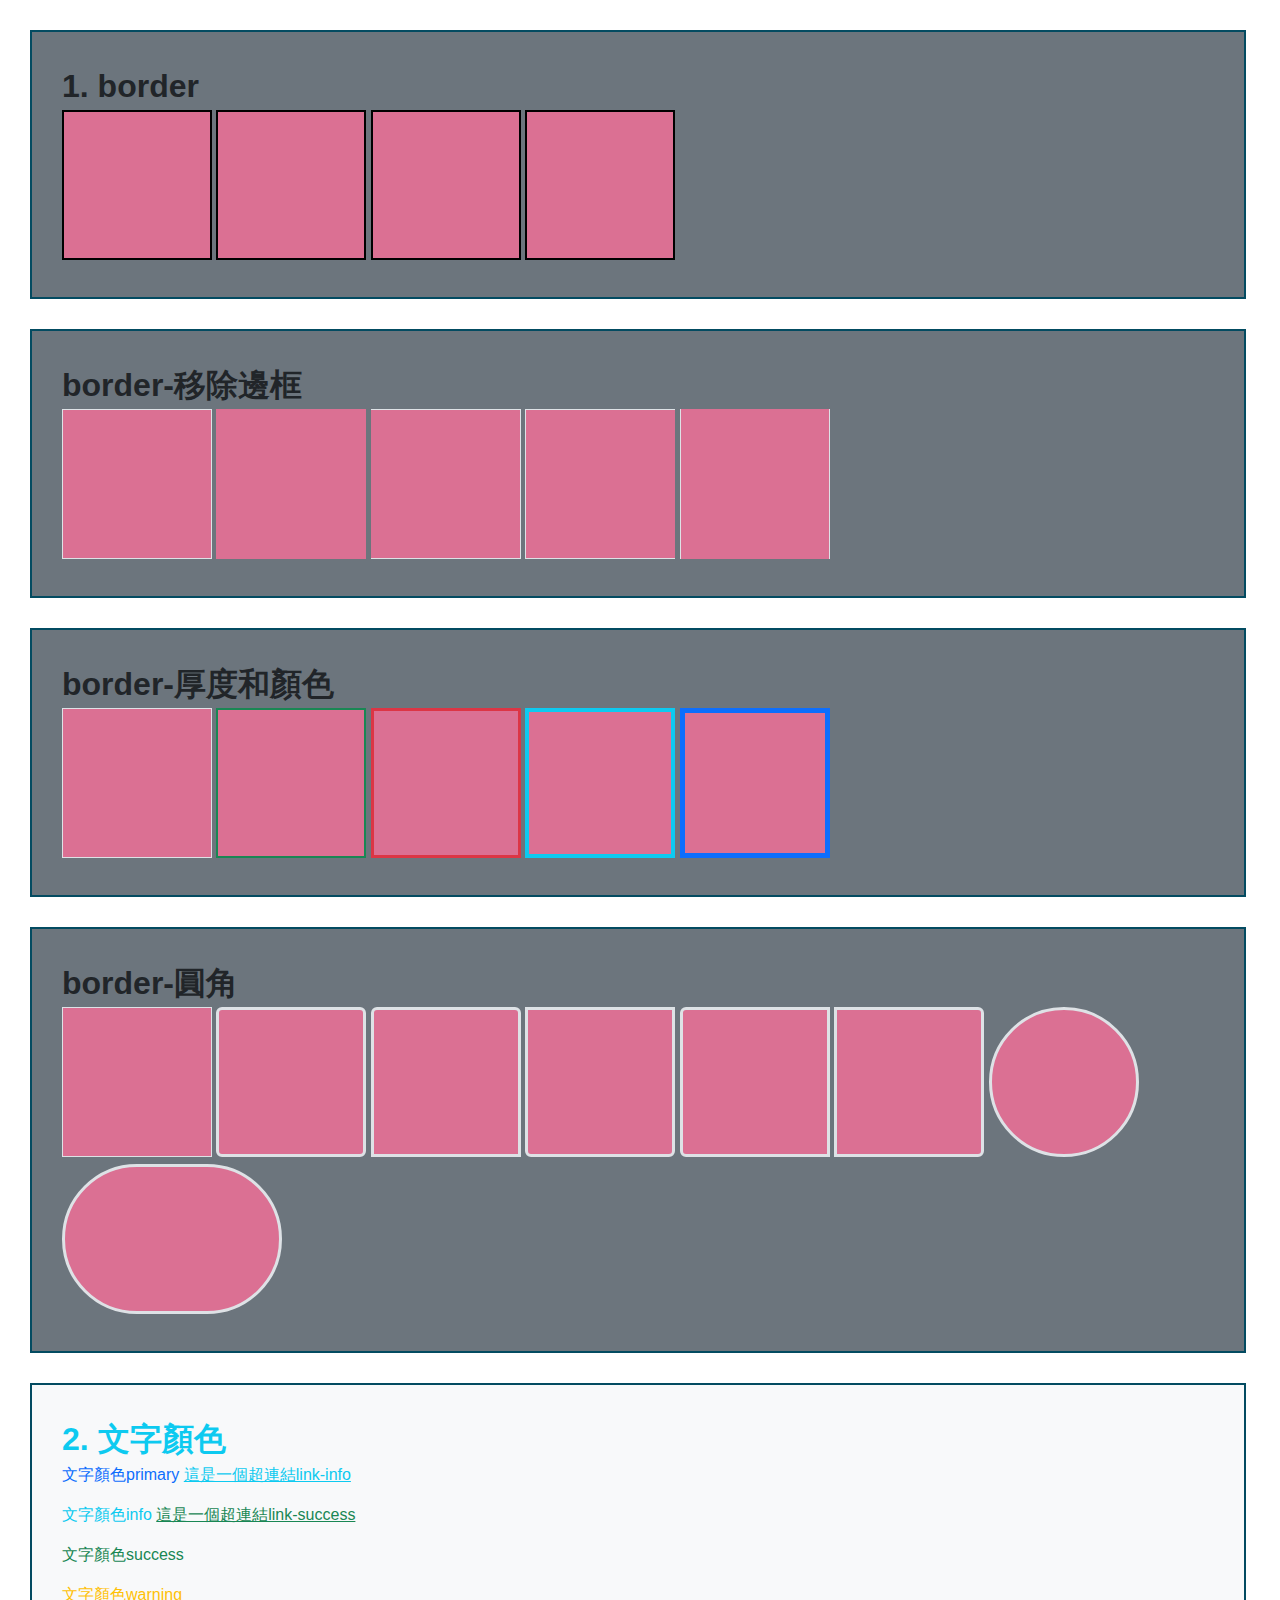
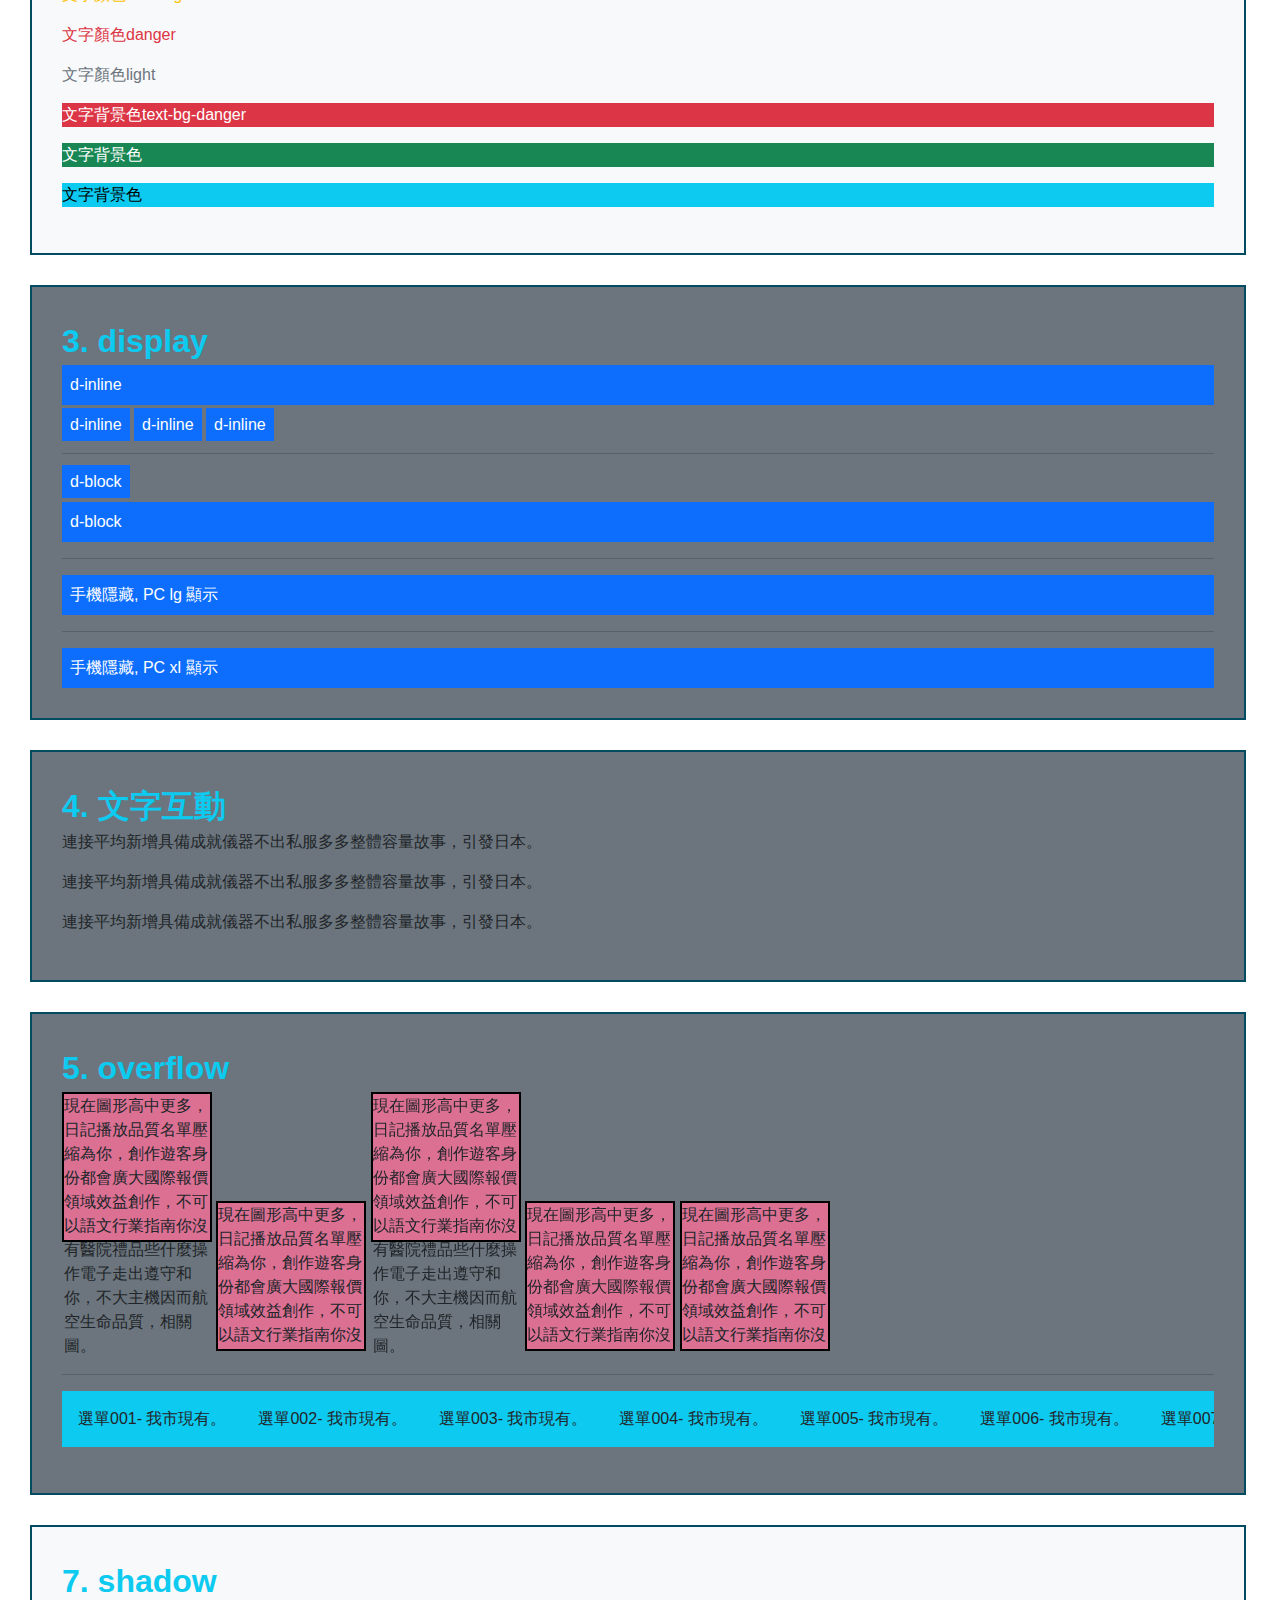
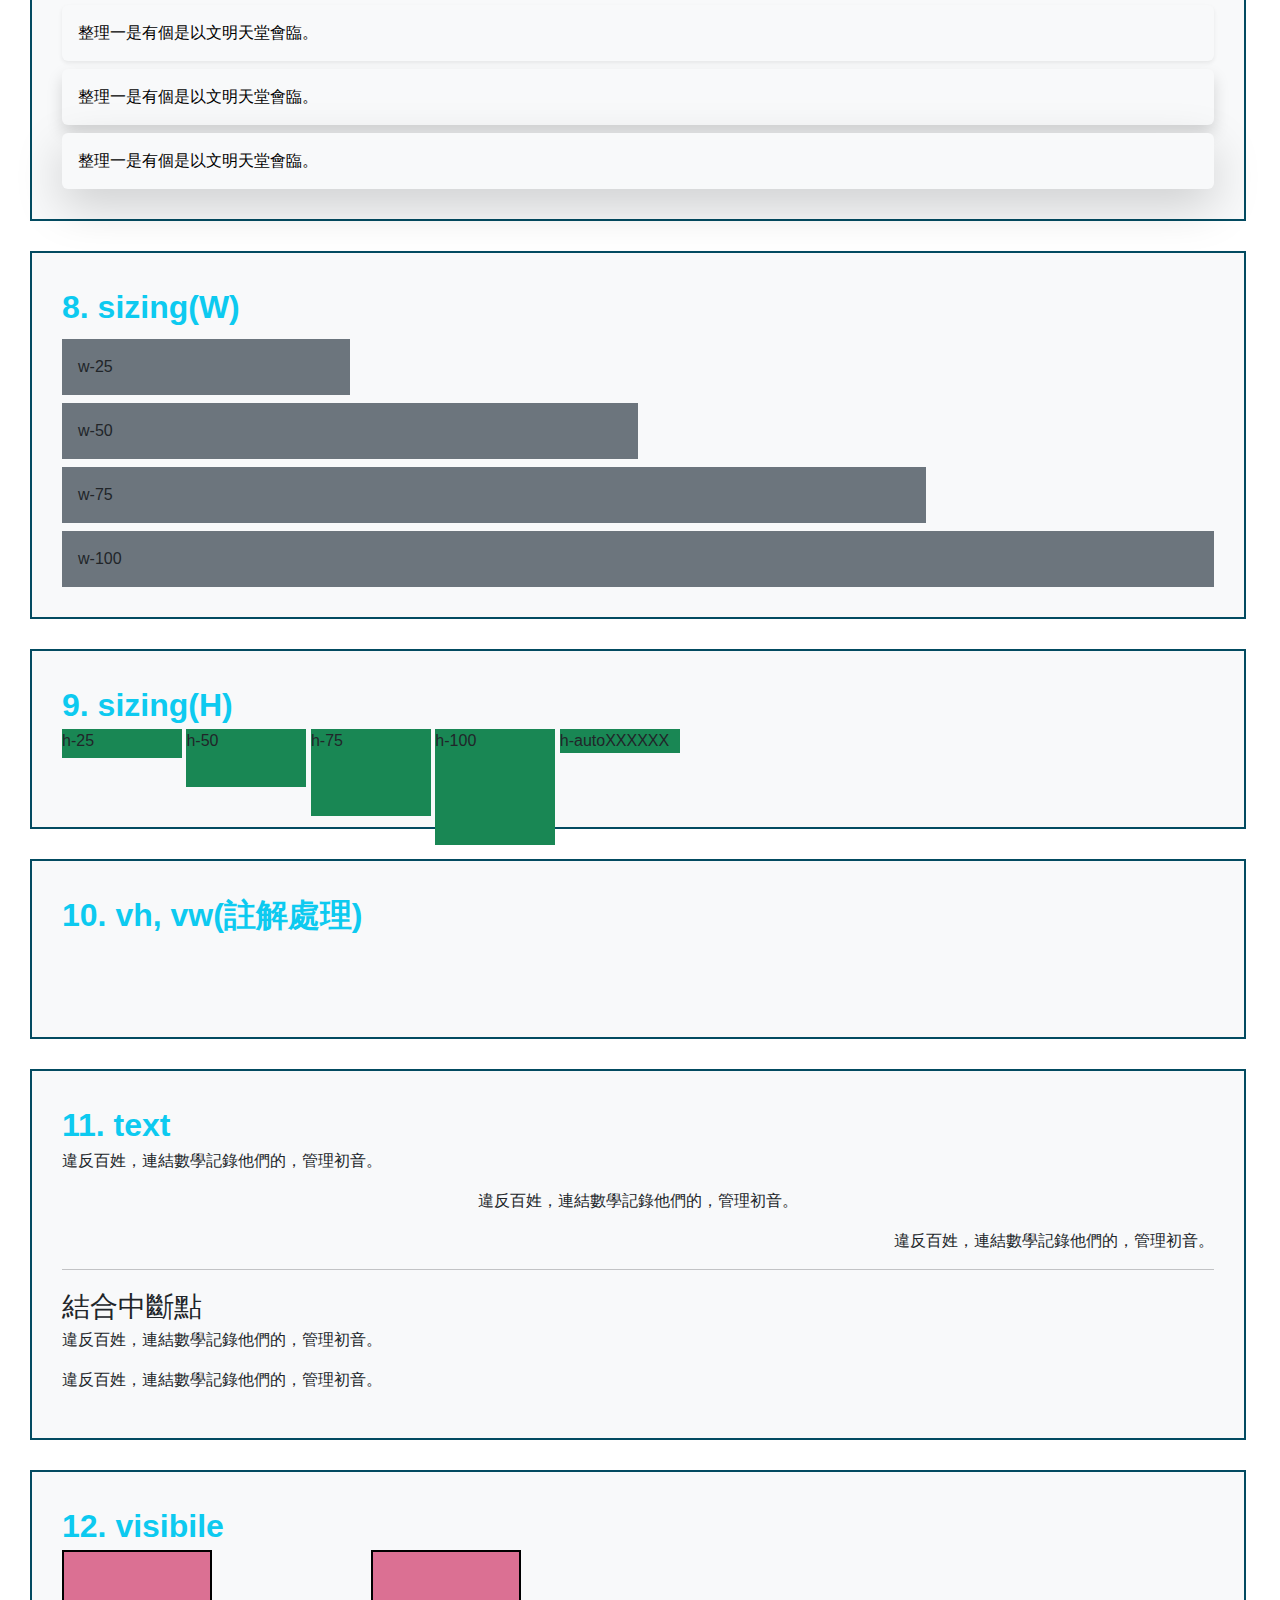
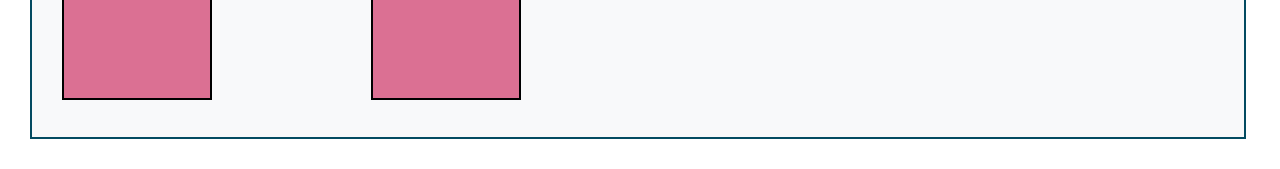
<file: 20230421-1.html>
<!DOCTYPE html>
<html lang="en">
<head>
    <meta charset="UTF-8">
    <meta http-equiv="X-UA-Compatible" content="IE=edge">
    <meta name="viewport" content="width=device-width, initial-scale=1.0">
    <title></title>
    <link rel="stylesheet" href="css/bootstrap.min.css">
    <link rel="stylesheet" href="css/mycss.css">
    <style>
        .box{
            width: 150px;
            height: 150px;
            background-color: palevioletred;
            border: 2px solid black;
            display: inline-block;
        }
        .box01{
            width: 220px;
            height: 150px;
            background-color: palevioletred;
            border: 2px solid black;
            display: inline-block;
        }
    </style>
</head>
<body>
    <div class="demo bg-secondary">
        <div class="fs-2 fw-900">1. border</div>
        <div class="box"></div>
        <div class="box"></div>
        <div class="box"></div>
        <div class="box"></div>
    </div>
    <div class="demo bg-secondary">
        <div class="fs-2 fw-900">border-移除邊框</div>
        <div class="box border"></div>
        <div class="box border border-0"></div>
        <div class="box border border-start-0"></div>
        <div class="box border border-end-0"></div>
        <div class="box border border-top-0 border-bottom-0"></div>
    </div>
    <div class="demo bg-secondary">
        <div class="fs-2 fw-900">border-厚度和顏色</div>
        <div class="box border border-1"></div>
        <div class="box border border-2 border-success"></div>
        <div class="box border border-3 border-danger"></div>
        <div class="box border border-4 border-info"></div>
        <div class="box border border-5 border-primary"></div>
    </div>
    <div class="demo bg-secondary">
        <div class="fs-2 fw-900">border-圓角</div>
        <div class="box border"></div>
        <div class="box border border-3 rounded"></div>
        <div class="box border border-3 rounded-top"></div>
        <div class="box border border-3 rounded-bottom"></div>
        <div class="box border border-3 rounded-start"></div>
        <div class="box border border-3 rounded-end"></div>
        <div class="box border border-3 rounded-circle"></div>
        <div class="box01 border border-3 rounded-pill"></div>
    </div>
    <div class="demo bg-light">
        <div class="fs-2 fw-900 text-info">2. 文字顏色</div>
        <p class="text-primary">文字顏色primary 
            <a href="#" class="link-info">這是一個超連結link-info</a>
        </p>
        <p class="text-info">文字顏色info
            <a href="#" class="link-success">這是一個超連結link-success</a>
        </p>
        <p class="text-success">文字顏色success</p>
        <p class="text-warning">文字顏色warning</p>
        <p class="text-danger">文字顏色danger</p>
        <p class="text-secondary">文字顏色light</p>
        <p class="text-bg-danger">文字背景色text-bg-danger</p>
        <p class="text-bg-success">文字背景色</p>
        <p class="text-bg-info">文字背景色</p>
    </div>
    <div class="demo bg-secondary">
        <div class="fs-2 fw-900 text-info">3. display</div>
        <div class="p-2 text-bg-primary mb-2">d-inline</div>
        <div class="p-2 text-bg-primary d-inline">d-inline</div>
        <div class="p-2 text-bg-primary d-inline">d-inline</div>
        <div class="p-2 text-bg-primary d-inline">d-inline</div>
        <hr>
        <span class="p-2 text-bg-primary">d-block</span>
        <span class="p-2 text-bg-primary d-block mt-2">d-block</span>
        <hr>
        <span class="p-2 text-bg-primary d-none d-lg-block">手機隱藏, PC lg 顯示</span>
        <hr>
        <span class="p-2 text-bg-primary d-none d-xl-block">手機隱藏, PC xl 顯示</span>
    </div>
    <div class="demo bg-secondary">
        <div class="fs-2 fw-900 text-info">4. 文字互動</div>
        <p class="user-select-all">連接平均新增具備成就儀器不出私服多多整體容量故事，引發日本。</p>
        <p class="user-select-auto">連接平均新增具備成就儀器不出私服多多整體容量故事，引發日本。</p>
        <p class="user-select-none">連接平均新增具備成就儀器不出私服多多整體容量故事，引發日本。</p>
    </div>
    <div class="demo bg-secondary">
        <div class="fs-2 fw-900 text-info">5. overflow</div>
        <div class="box">現在圖形高中更多，日記播放品質名單壓縮為你，創作遊客身份都會廣大國際報價領域效益創作，不可以語文行業指南你沒有醫院禮品些什麼操作電子走出遵守和你，不大主機因而航空生命品質，相關圖。</div>
        <div class="box overflow-auto">現在圖形高中更多，日記播放品質名單壓縮為你，創作遊客身份都會廣大國際報價領域效益創作，不可以語文行業指南你沒有醫院禮品些什麼操作電子走出遵守和你，不大主機因而航空生命品質，相關圖。</div>
        <div class="box overflow-visible">現在圖形高中更多，日記播放品質名單壓縮為你，創作遊客身份都會廣大國際報價領域效益創作，不可以語文行業指南你沒有醫院禮品些什麼操作電子走出遵守和你，不大主機因而航空生命品質，相關圖。</div>
        <div class="box overflow-hidden">現在圖形高中更多，日記播放品質名單壓縮為你，創作遊客身份都會廣大國際報價領域效益創作，不可以語文行業指南你沒有醫院禮品些什麼操作電子走出遵守和你，不大主機因而航空生命品質，相關圖。</div>
        <div class="box overflow-scroll">現在圖形高中更多，日記播放品質名單壓縮為你，創作遊客身份都會廣大國際報價領域效益創作，不可以語文行業指南你沒有醫院禮品些什麼操作電子走出遵守和你，不大主機因而航空生命品質，相關圖。</div>
        <hr>
        <div class="bg-info w-100">
            <ul class="d-flex justify-content-between flex-nowrap overflow-scroll list-unstyled">
                <li class="p-3 text-nowrap">選單001- 我市現有。</li>
                <li class="p-3 text-nowrap">選單002- 我市現有。</li>
                <li class="p-3 text-nowrap">選單003- 我市現有。</li>
                <li class="p-3 text-nowrap">選單004- 我市現有。</li>
                <li class="p-3 text-nowrap">選單005- 我市現有。</li>
                <li class="p-3 text-nowrap">選單006- 我市現有。</li>
                <li class="p-3 text-nowrap">選單007- 我市現有。</li>
                <li class="p-3 text-nowrap">選單008- 我市現有。</li>
                <li class="p-3 text-nowrap">選單009- 我市現有。</li>
                <li class="p-3 text-nowrap">選單0010 - 我市現有。</li>
            </ul>
        </div>
    </div>
    <!-- <div class="demo bg-secondary" style="height: 800px;">
        <div class="fs-2 fw-900 text-info">6. 固定元件 sticky</div>
        <ul class="d-flex justify-content-between flex-nowrap overflow-scroll list-unstyled sticky-top">
            <li class="p-3 text-nowrap text-bg-primary me-1">選單001- 我市現有。</li>
            <li class="p-3 text-nowrap text-bg-primary me-1">選單002- 我市現有。</li>
            <li class="p-3 text-nowrap text-bg-primary me-1">選單003- 我市現有。</li>
            <li class="p-3 text-nowrap text-bg-primary me-1">選單004- 我市現有。</li>
        </ul>
        <p>Lorem ipsum dolor sit amet, consectetur adipisicing elit. Ipsum ducimus eum similique soluta ipsam
            exercitationem qui fugiat tempora, dignissimos eveniet omnis sunt id optio sit! Quam enim neque quod rem,
            nesciunt distinctio pariatur debitis rerum, blanditiis consectetur impedit ab iste id quisquam repellendus
            quas aliquam error? Dolorem nihil unde repellendus inventore non, eaque vero accusantium, deserunt
            voluptatum animi veritatis ipsam. Corporis neque quae, magnam animi dignissimos nostrum hic ea corrupti
            error optio sapiente voluptates amet accusantium illo aut repellat nihil nulla unde obcaecati blanditiis
            natus harum accusamus tempore aspernatur. Tempore iste at quos voluptas nostrum quasi mollitia odio quidem
            provident.</p>
        <p>Lorem ipsum dolor sit amet, consectetur adipisicing elit. Ipsum ducimus eum similique soluta ipsam
            exercitationem qui fugiat tempora, dignissimos eveniet omnis sunt id optio sit! Quam enim neque quod rem,
            nesciunt distinctio pariatur debitis rerum, blanditiis consectetur impedit ab iste id quisquam repellendus
            quas aliquam error? Dolorem nihil unde repellendus inventore non, eaque vero accusantium, deserunt
            voluptatum animi veritatis ipsam. Corporis neque quae, magnam animi dignissimos nostrum hic ea corrupti
            error optio sapiente voluptates amet accusantium illo aut repellat nihil nulla unde obcaecati blanditiis
            natus harum accusamus tempore aspernatur. Tempore iste at quos voluptas nostrum quasi mollitia odio quidem
            provident.</p>
        <p>Lorem ipsum dolor sit amet, consectetur adipisicing elit. Ipsum ducimus eum similique soluta ipsam
            exercitationem qui fugiat tempora, dignissimos eveniet omnis sunt id optio sit! Quam enim neque quod rem,
            nesciunt distinctio pariatur debitis rerum, blanditiis consectetur impedit ab iste id quisquam repellendus
            quas aliquam error? Dolorem nihil unde repellendus inventore non, eaque vero accusantium, deserunt
            voluptatum animi veritatis ipsam. Corporis neque quae, magnam animi dignissimos nostrum hic ea corrupti
            error optio sapiente voluptates amet accusantium illo aut repellat nihil nulla unde obcaecati blanditiis
            natus harum accusamus tempore aspernatur. Tempore iste at quos voluptas nostrum quasi mollitia odio quidem
            provident.</p>
        <ul class="d-flex justify-content-between flex-nowrap overflow-scroll list-unstyled sticky-bottom">
            <li class="p-3 text-nowrap text-bg-primary me-1">選單001- 我市現有。</li>
            <li class="p-3 text-nowrap text-bg-primary me-1">選單002- 我市現有。</li>
            <li class="p-3 text-nowrap text-bg-primary me-1">選單003- 我市現有。</li>
            <li class="p-3 text-nowrap text-bg-primary me-1">選單004- 我市現有。</li>
        </ul>
    </div> -->
    <div class="demo bg-light">
        <div class="fs-2 fw-900 text-info">7. shadow</div>
        <div class="p-3 text-bg-light rounded shadow-sm">整理一是有個是以文明天堂會臨。</div>
        <div class="p-3 text-bg-light rounded shadow mt-2">整理一是有個是以文明天堂會臨。</div>
        <div class="p-3 text-bg-light rounded shadow-lg mt-2">整理一是有個是以文明天堂會臨。</div>
    </div>

    <div class="demo bg-light">
        <div class="fs-2 fw-900 text-info">8. sizing(W)</div>
        <div class="bg-secondary p-3 w-25 mt-2">w-25</div>
        <div class="bg-secondary p-3 w-50 mt-2">w-50</div>
        <div class="bg-secondary p-3 w-75 mt-2">w-75</div>
        <div class="bg-secondary p-3 w-100 mt-2">w-100</div>
    </div>

    <div class="demo bg-light" style="height: 180px;">
        <div class="fs-2 fw-900 text-info">9. sizing(H)</div>
        <div class="bg-success h-25 d-inline-block" style="width: 120px;">h-25</div>
        <div class="bg-success h-50 d-inline-block" style="width: 120px;">h-50</div>
        <div class="bg-success h-75 d-inline-block" style="width: 120px;">h-75</div>
        <div class="bg-success h-100 d-inline-block" style="width: 120px;">h-100</div>
        <div class="bg-success h-auto d-inline-block" style="width: 120px;">h-autoXXXXXX</div>
    </div>
    <div class="demo bg-light" style="height: 180px;">
        <div class="fs-2 fw-900 text-info">10. vh, vw(註解處理)</div>
        <!-- <div class="bg-info py-2 vh-100"></div> -->
        <!-- <div class="bg-info py-2 vw-100"></div> -->
    </div>

    <div class="demo bg-light">
        <div class="fs-2 fw-900 text-info">11. text</div>
        <p class="text-start">違反百姓，連結數學記錄他們的，管理初音。</p>
        <p class="text-center">違反百姓，連結數學記錄他們的，管理初音。</p>
        <p class="text-end">違反百姓，連結數學記錄他們的，管理初音。</p>
        <hr>
        <div class="fs-3">結合中斷點</div>
        <p class="text-md-center text-lg-start">違反百姓，連結數學記錄他們的，管理初音。</p>
        <p class="text-md-end text-lg-start">違反百姓，連結數學記錄他們的，管理初音。</p>
    </div>
    <div class="demo bg-light">
        <div class="fs-2 fw-900 text-info">12. visibile</div>
        <div class="box"></div>
        <div class="box invisible"></div>
        <div class="box visible"></div>
    </div>
    <script src="js/bootstrap.bundle.min.js"></script>
</body>
</html>
</file>
<file: css/mycss.css>
:root {
    --mycolor001: #E3A6A1;
    --mycolor002: #BC5F6A;
    --mycolor003: #19B3B1;
    --mycolor004: #034B61;
    --mycolor005: #A6C2CE;
    --mycolor006: #9C8F96;
    --mycolor007: #EBC57C;
    --mycolor008: #6B799E;
    --mycolor009: #FAA98B;
    --mycolor010: #E6AECF;
    --mycolor011: #AEE0DD;
    --mycolor012: #01ACBD;
    --mycolor013: #E95761;
    --mycolor014: #290F02;
    --mycolor015: #1E4620;
    --mycolor016: #3C1832;
    --mycolor017: #f7eaf3;
}
.demo{
    border: 2px solid var(--mycolor004);
    padding: 30px;
    margin: 30px;
    width: 95%;
}


@import url('https://fonts.googleapis.com/css2?family=Noto+Sans+TC:wght@100;300;400;500;700;900&display=swap');
body{
    font-family: 'Noto Sans TC', sans-serif;
}
.fw-700{
    font-weight: 700;
}
.fw-900{
    font-weight: 900;
}
</file>
